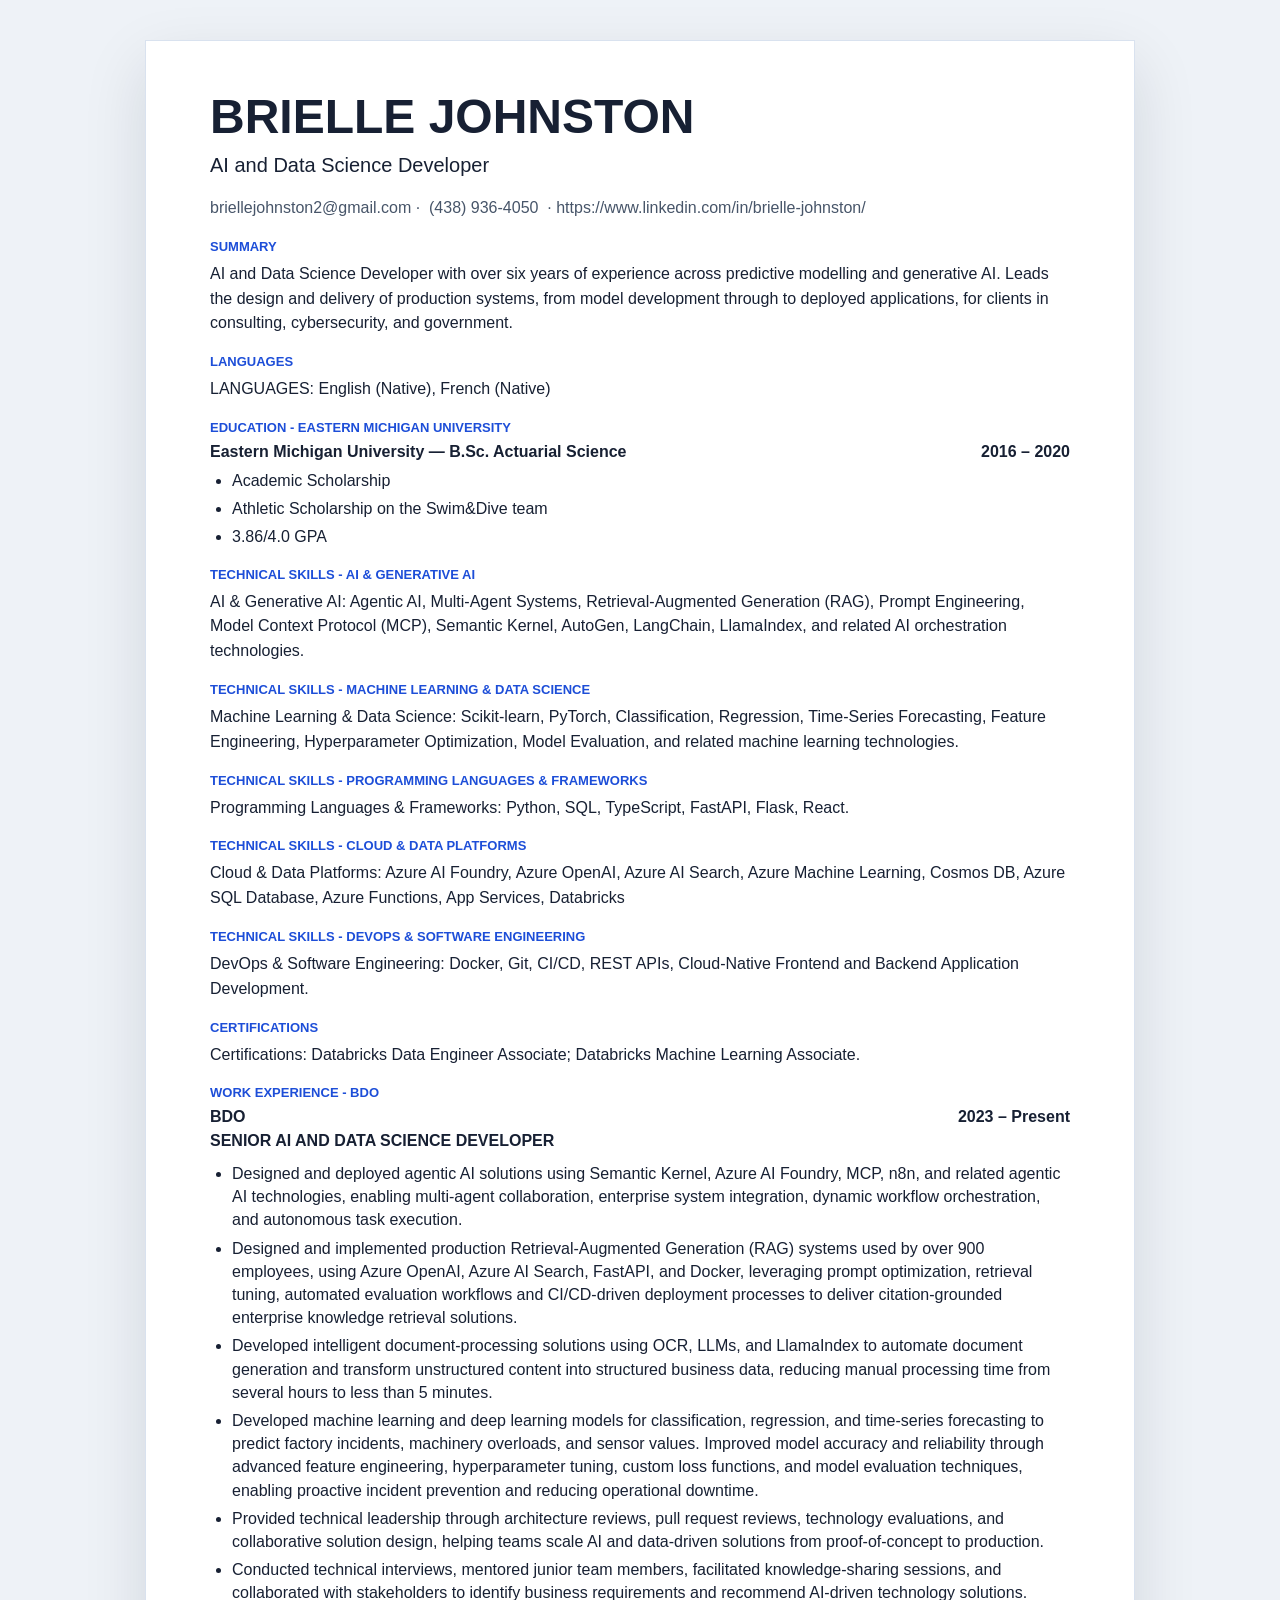
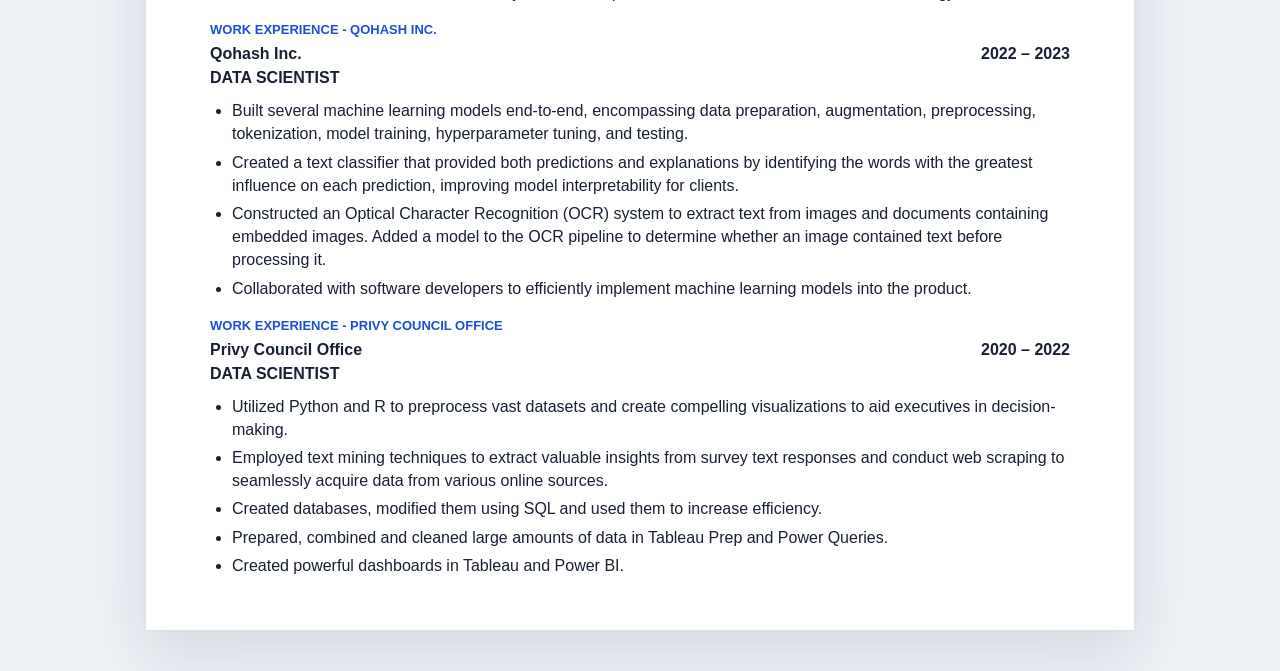
<file: frontend/public/cv.html>
<!doctype html>
<html lang="en">
<head>
    <meta charset="utf-8">
    <meta name="viewport" content="width=device-width, initial-scale=1">
    <title>Brielle Johnston CV</title>
    <style>
        :root {
            color: #172033;
            background: #eef2f7;
            font-family: Aptos, "Segoe UI", Arial, sans-serif;
            scroll-behavior: smooth;
        }

        body {
            margin: 0;
            padding: 40px 18px;
        }

        main {
            max-width: 860px;
            margin: 0 auto;
            padding: 48px clamp(22px, 5vw, 64px);
            background: #fff;
            border: 1px solid #d9e2ef;
            box-shadow: 0 24px 60px rgba(15, 23, 42, 0.12);
        }

        section {
            scroll-margin-top: 24px;
            border-radius: 6px;
            transition: background-color 160ms ease, box-shadow 160ms ease;
        }

        section + section {
            margin-top: 18px;
        }

        section:target {
            background: #f3e70b;
            box-shadow: 0 0 0 8px #f3e70b;
        }

        .experience-bullet {
            scroll-margin-top: 24px;
            border-radius: 6px;
            transition: background-color 160ms ease, box-shadow 160ms ease;
        }

        .experience-bullet:target {
            background: #f3e70b;
            box-shadow: 0 0 0 8px #f3e70b;
        }

        h1 {
            margin: 0 0 8px;
            font-size: clamp(32px, 5vw, 48px);
            letter-spacing: 0;
            text-transform: uppercase;
        }

        h2 {
            margin: 0 0 8px;
            font-family: inherit;
            font-size: 13px;
            letter-spacing: 0;
            text-transform: uppercase;
            color: #1d4ed8;
        }

        pre {
            margin: 0;
            white-space: pre-wrap;
            font: inherit;
            line-height: 1.55;
        }

        p {
            margin: 0;
            line-height: 1.55;
        }

        ul {
            margin: 8px 0 0;
            padding-left: 22px;
        }

        li {
            margin: 5px 0;
            line-height: 1.45;
        }

        .entry-heading {
            display: flex;
            justify-content: space-between;
            gap: 18px;
            font-weight: 700;
        }

        .entry-role {
            margin-top: 3px;
            font-weight: 700;
            text-transform: uppercase;
        }

        .profile-title {
            font-size: 20px;
            line-height: 1.3;
            margin: 0;
        }

        .contact pre {
            color: #475569;
        }

        @media (max-width: 640px) {
            body {
                padding: 0;
                background: #fff;
            }

            main {
                min-height: 100vh;
                border: 0;
                box-shadow: none;
            }
        }
    </style>
</head>
<body>
    <main>
    <section id="chunk-1" class="profile" data-chunk-index="1" data-category="profile">
      <h1>BRIELLE JOHNSTON</h1>
      <p class="profile-title">AI and Data Science Developer</p>
    </section>
    <section id="chunk-2" class="contact" data-chunk-index="2" data-category="contact">
      <pre>briellejohnston2@gmail.com ·  (438) 936-4050  · https://www.linkedin.com/in/brielle-johnston/</pre>
    </section>
    <section id="chunk-3" class="summary" data-chunk-index="3" data-category="summary">
      <h2>Summary</h2>
      <p>AI and Data Science Developer with over six years of experience across predictive modelling and generative AI. Leads the design and delivery of production systems, from model development through to deployed applications, for clients in consulting, cybersecurity, and government.</p>
    </section>
    <section id="chunk-4" class="languages" data-chunk-index="4" data-category="languages">
      <h2>Languages</h2>
      <p>LANGUAGES: English (Native), French (Native)</p>
    </section>
    <section id="chunk-5" class="education" data-chunk-index="5" data-category="education">
      <h2>Education - Eastern Michigan University</h2>
      <div class="entry-heading"><span>Eastern Michigan University — B.Sc. Actuarial Science</span><span>2016 – 2020</span></div>
      <ul>
        <li>Academic Scholarship</li>
        <li>Athletic Scholarship on the Swim&amp;Dive team</li>
        <li>3.86/4.0 GPA</li>
      </ul>
    </section>
    <section id="chunk-6" class="technical-skills" data-chunk-index="6" data-category="technical skills">
      <h2>Technical Skills - AI &amp; Generative AI</h2>
      <p>AI &amp; Generative AI: Agentic AI, Multi-Agent Systems, Retrieval-Augmented Generation (RAG), Prompt Engineering, Model Context Protocol (MCP), Semantic Kernel, AutoGen, LangChain, LlamaIndex, and related AI orchestration technologies.</p>
    </section>
    <section id="chunk-7" class="technical-skills" data-chunk-index="7" data-category="technical skills">
      <h2>Technical Skills - Machine Learning &amp; Data Science</h2>
      <p>Machine Learning &amp; Data Science: Scikit-learn, PyTorch, Classification, Regression, Time-Series Forecasting, Feature Engineering, Hyperparameter Optimization, Model Evaluation, and related machine learning technologies.</p>
    </section>
    <section id="chunk-8" class="technical-skills" data-chunk-index="8" data-category="technical skills">
      <h2>Technical Skills - Programming Languages &amp; Frameworks</h2>
      <p>Programming Languages &amp; Frameworks: Python, SQL, TypeScript, FastAPI, Flask, React.</p>
    </section>
    <section id="chunk-9" class="technical-skills" data-chunk-index="9" data-category="technical skills">
      <h2>Technical Skills - Cloud &amp; Data Platforms</h2>
      <p>Cloud &amp; Data Platforms: Azure AI Foundry, Azure OpenAI, Azure AI Search, Azure Machine Learning, Cosmos DB, Azure SQL Database, Azure Functions, App Services, Databricks</p>
    </section>
    <section id="chunk-10" class="technical-skills" data-chunk-index="10" data-category="technical skills">
      <h2>Technical Skills - DevOps &amp; Software Engineering</h2>
      <p>DevOps &amp; Software Engineering: Docker, Git, CI/CD, REST APIs, Cloud-Native Frontend and Backend Application Development.</p>
    </section>
    <section id="chunk-11" class="certifications" data-chunk-index="11" data-category="certifications">
      <h2>Certifications</h2>
      <p>Certifications: Databricks Data Engineer Associate; Databricks Machine Learning Associate.</p>
    </section>
    <section class="work-experience" data-chunk-index="12" data-category="work experience">
      <h2>Work Experience - BDO</h2>
      <div class="entry-heading"><span>BDO</span><span>2023 – Present</span></div>
      <p class="entry-role">SENIOR AI AND DATA SCIENCE DEVELOPER</p>
      <ul>
        <li id="chunk-12" class="experience-bullet">Designed and deployed agentic AI solutions using Semantic Kernel, Azure AI Foundry, MCP, n8n, and related agentic AI technologies, enabling multi-agent collaboration, enterprise system integration, dynamic workflow orchestration, and autonomous task execution.</li>
        <li id="chunk-13" class="experience-bullet">Designed and implemented production Retrieval-Augmented Generation (RAG) systems used by over 900 employees, using Azure OpenAI, Azure AI Search, FastAPI, and Docker, leveraging prompt optimization, retrieval tuning, automated evaluation workflows and CI/CD-driven deployment processes to deliver citation-grounded enterprise knowledge retrieval solutions.</li>
        <li id="chunk-14" class="experience-bullet">Developed intelligent document-processing solutions using OCR, LLMs, and LlamaIndex to automate document generation and transform unstructured content into structured business data, reducing manual processing time from several hours to less than 5 minutes.</li>
        <li id="chunk-15" class="experience-bullet">Developed machine learning and deep learning models for classification, regression, and time-series forecasting to predict factory incidents, machinery overloads, and sensor values. Improved model accuracy and reliability through advanced feature engineering, hyperparameter tuning, custom loss functions, and model evaluation techniques, enabling proactive incident prevention and reducing operational downtime.</li>
        <li id="chunk-16" class="experience-bullet">Provided technical leadership through architecture reviews, pull request reviews, technology evaluations, and collaborative solution design, helping teams scale AI and data-driven solutions from proof-of-concept to production.</li>
        <li id="chunk-17" class="experience-bullet">Conducted technical interviews, mentored junior team members, facilitated knowledge-sharing sessions, and collaborated with stakeholders to identify business requirements and recommend AI-driven technology solutions.</li>
      </ul>
    </section>
    <section class="work-experience" data-chunk-index="18" data-category="work experience">
      <h2>Work Experience - Qohash Inc.</h2>
      <div class="entry-heading"><span>Qohash Inc.</span><span>2022 – 2023</span></div>
      <p class="entry-role">DATA SCIENTIST</p>
      <ul>
        <li id="chunk-18" class="experience-bullet">Built several machine learning models end-to-end, encompassing data preparation, augmentation, preprocessing, tokenization, model training, hyperparameter tuning, and testing.</li>
        <li id="chunk-19" class="experience-bullet">Created a text classifier that provided both predictions and explanations by identifying the words with the greatest influence on each prediction, improving model interpretability for clients.</li>
        <li id="chunk-20" class="experience-bullet">Constructed an Optical Character Recognition (OCR) system to extract text from images and documents containing embedded images. Added a model to the OCR pipeline to determine whether an image contained text before processing it.</li>
        <li id="chunk-21" class="experience-bullet">Collaborated with software developers to efficiently implement machine learning models into the product.</li>
      </ul>
    </section>
    <section class="work-experience" data-chunk-index="22" data-category="work experience">
      <h2>Work Experience - Privy Council Office</h2>
      <div class="entry-heading"><span>Privy Council Office</span><span>2020 – 2022</span></div>
      <p class="entry-role">DATA SCIENTIST</p>
      <ul>
        <li id="chunk-22" class="experience-bullet">Utilized Python and R to preprocess vast datasets and create compelling visualizations to aid executives in decision-making.</li>
        <li id="chunk-23" class="experience-bullet">Employed text mining techniques to extract valuable insights from survey text responses and conduct web scraping to seamlessly acquire data from various online sources.</li>
        <li id="chunk-24" class="experience-bullet">Created databases, modified them using SQL and used them to increase efficiency.</li>
        <li id="chunk-25" class="experience-bullet">Prepared, combined and cleaned large amounts of data in Tableau Prep and Power Queries.</li>
        <li id="chunk-26" class="experience-bullet">Created powerful dashboards in Tableau and Power BI.</li>
      </ul>
    </section>
    </main>
</body>
</html>
</file>
